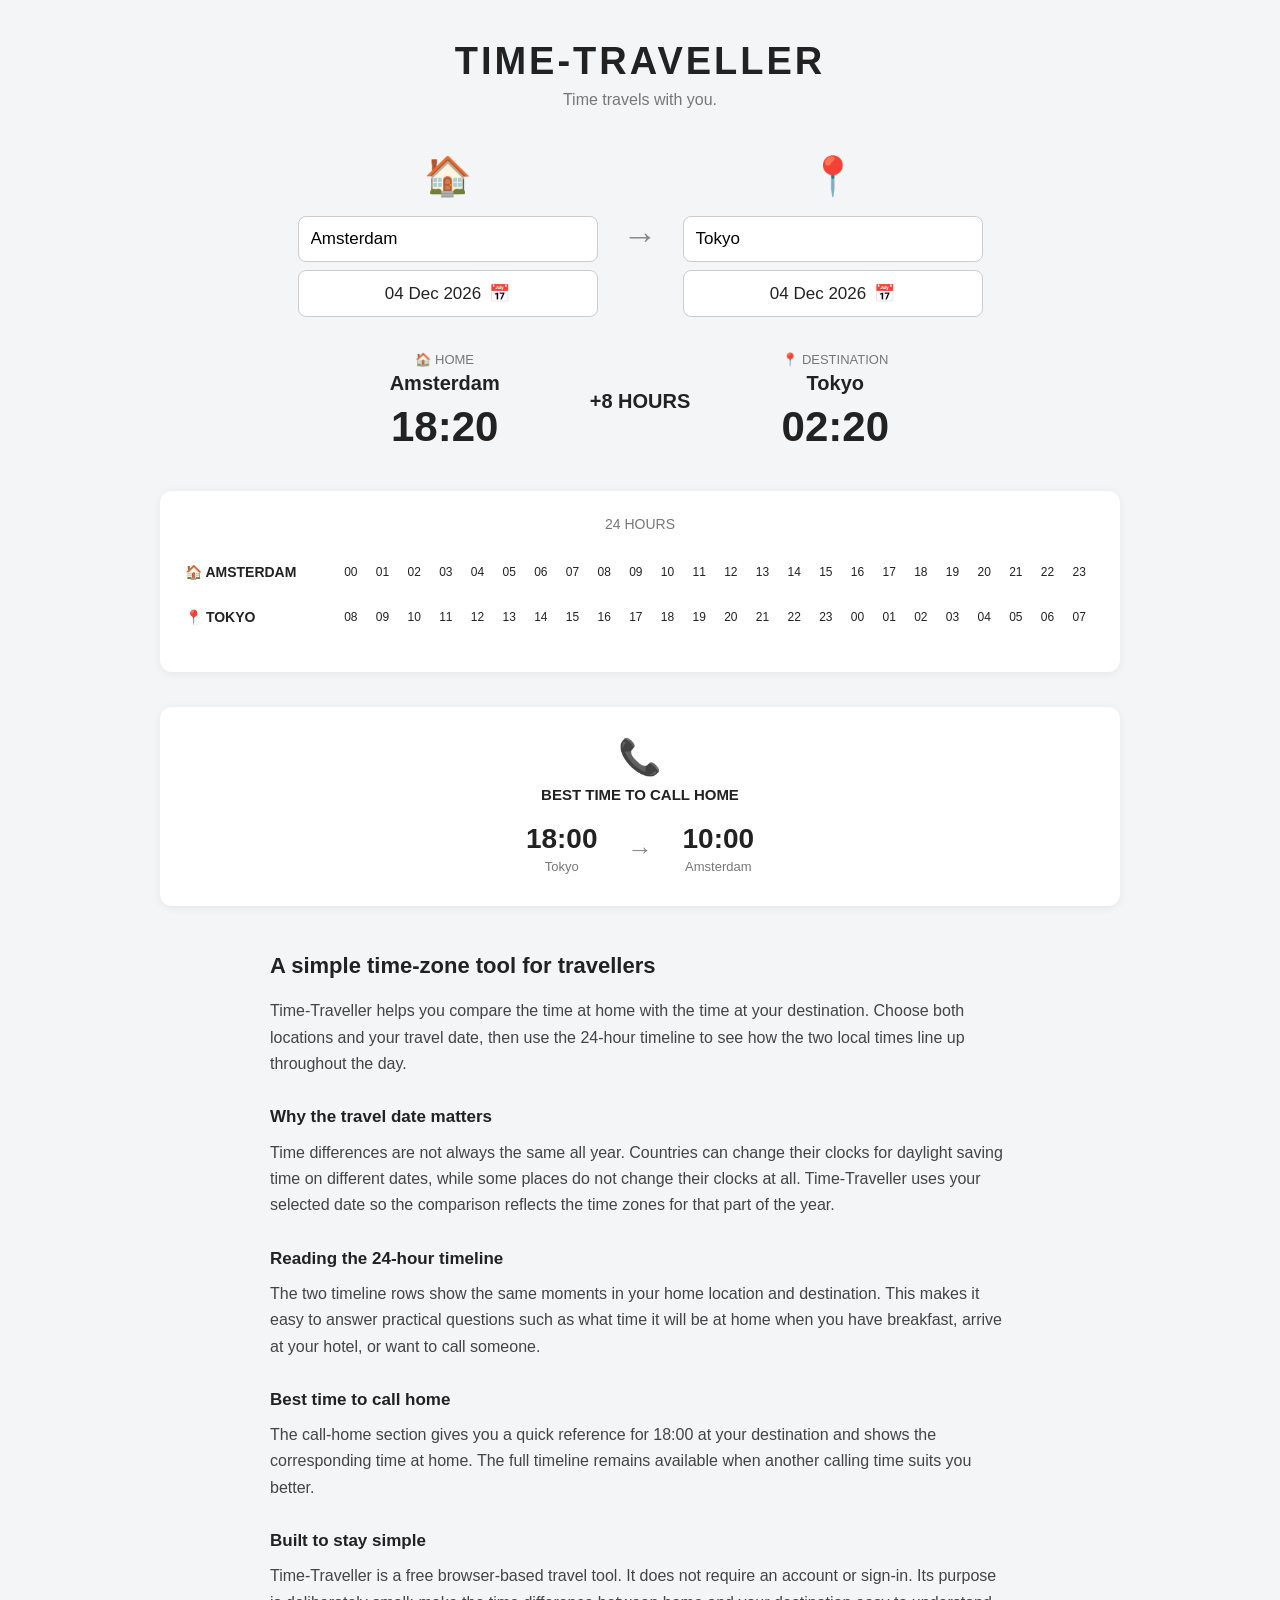
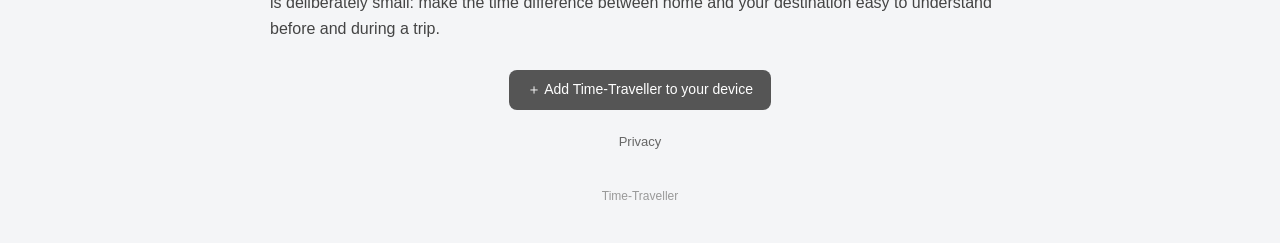
<file: index.html>
<!DOCTYPE html>
<html lang="en">

<head>
    <meta charset="UTF-8">
    <meta name="viewport" content="width=device-width, initial-scale=1.0">

    <title>Time-Traveller | Time Difference & Travel Time Zone Tool</title>
    <meta name="description" content="Compare time zones between home and your travel destination. Check the time difference for your travel date, view a 24-hour timeline, and find a good time to call home.">
    <meta name="robots" content="index, follow">
    <meta name="theme-color" content="#f4f5f7">

    <link rel="canonical" href="https://itimetraveller.com/">

    <meta property="og:type" content="website">
    <meta property="og:title" content="Time-Traveller | Time Difference & Travel Time Zone Tool">
    <meta property="og:description" content="Compare home and destination time zones for your travel date with a simple 24-hour timeline.">
    <meta property="og:url" content="https://itimetraveller.com/">
    <meta property="og:site_name" content="Time-Traveller">

    <meta name="twitter:card" content="summary">
    <meta name="twitter:title" content="Time-Traveller | Time Difference & Travel Time Zone Tool">
    <meta name="twitter:description" content="Compare home and destination time zones for your travel date with a simple 24-hour timeline.">

    <link rel="manifest" href="manifest.webmanifest">
    <link rel="stylesheet" href="style.css">
    <script async src="https://pagead2.googlesyndication.com/pagead/js/adsbygoogle.js?client=ca-pub-6688857259393656"
        crossorigin="anonymous"></script>
</head>

<body>

    <main class="container">

        <header>
            <h1>TIME-TRAVELLER</h1>
            <p>Time travels with you.</p>
        </header>

        <section class="locations">

            <div class="location home">
                <div class="icon">🏠</div>

                <input type="text" id="homeCity"
                       placeholder="Home" autocomplete="off">
                <div class="city-suggestions" id="homeSuggestions"></div>

                <div class="date-picker">
        <button type="button" class="date-display" id="homeDateDisplay"><span class="date-text">16 Sep 2026</span><span class="calendar-icon">📅</span></button>
        <input type="date" id="homeDate" class="native-date">
    </div>
            </div>

            <div class="arrow">→</div>

            <div class="location destination">
                <div class="icon">📍</div>

                <input type="text" id="destinationCity"
                       placeholder="Destination" autocomplete="off">
                <div class="city-suggestions" id="destinationSuggestions"></div>

                <div class="date-picker">
        <button type="button" class="date-display" id="destinationDateDisplay"><span class="date-text">16 Sep 2026</span><span class="calendar-icon">📅</span></button>
        <input type="date" id="destinationDate" class="native-date">
    </div>
            </div>

        </section>

        <section class="times">

            <div class="time-box">
                <div class="small-label">🏠 HOME</div>
                <div class="city-name" id="homeName">Amsterdam</div>
                <div class="time" id="homeTime">--:--</div>
            </div>

            <div class="difference" id="timeDifference">-- HOURS</div>

            <div class="time-box">
                <div class="small-label">📍 DESTINATION</div>
                <div class="city-name" id="destinationName">Tokyo</div>
                <div class="time" id="destinationTime">--:--</div>
            </div>

        </section>

        <section class="timeline">

            <div class="timeline-title">24 HOURS</div>

            <div class="timeline-row">
                <div class="timeline-label">
                    🏠 <span id="timelineHomeName">AMSTERDAM</span>
                </div>
                <div class="hours" id="homeHours"></div>
            </div>

            <div class="timeline-row">
                <div class="timeline-label">
                    📍 <span id="timelineDestinationName">TOKYO</span>
                </div>
                <div class="hours" id="destinationHours"></div>
            </div>

        </section>

        <section class="call">

            <div class="call-icon">📞</div>

            <div class="call-title">BEST TIME TO CALL HOME</div>

            <div class="call-times">
                <div>
                    <strong id="callDestinationTime">18:00</strong>
                    <span id="callDestinationName">Tokyo</span>
                </div>

                <div class="call-arrow">→</div>

                <div>
                    <strong id="callHomeTime">--:--</strong>
                    <span id="callHomeName">Amsterdam</span>
                </div>
            </div>

        </section>

        <section class="travel-info" aria-labelledby="about-time-traveller">
            <h2 id="about-time-traveller">A simple time-zone tool for travellers</h2>
            <p>Time-Traveller helps you compare the time at home with the time at your destination. Choose both locations and your travel date, then use the 24-hour timeline to see how the two local times line up throughout the day.</p>

            <h3>Why the travel date matters</h3>
            <p>Time differences are not always the same all year. Countries can change their clocks for daylight saving time on different dates, while some places do not change their clocks at all. Time-Traveller uses your selected date so the comparison reflects the time zones for that part of the year.</p>

            <h3>Reading the 24-hour timeline</h3>
            <p>The two timeline rows show the same moments in your home location and destination. This makes it easy to answer practical questions such as what time it will be at home when you have breakfast, arrive at your hotel, or want to call someone.</p>

            <h3>Best time to call home</h3>
            <p>The call-home section gives you a quick reference for 18:00 at your destination and shows the corresponding time at home. The full timeline remains available when another calling time suits you better.</p>

            <h3>Built to stay simple</h3>
            <p>Time-Traveller is a free browser-based travel tool. It does not require an account or sign-in. Its purpose is deliberately small: make the time difference between home and your destination easy to understand before and during a trip.</p>
        </section>

        <div class="install-area">
            <button type="button" id="installButton" class="install-button">
                ＋ Add Time-Traveller to your device
            </button>
        </div>

        <nav class="site-links" aria-label="Site information">
            <a href="privacy.html">Privacy</a>
        </nav>

        <footer>Time-Traveller</footer>

    </main>

    <script src="main.js"></script>
</body>
</html>
</file>
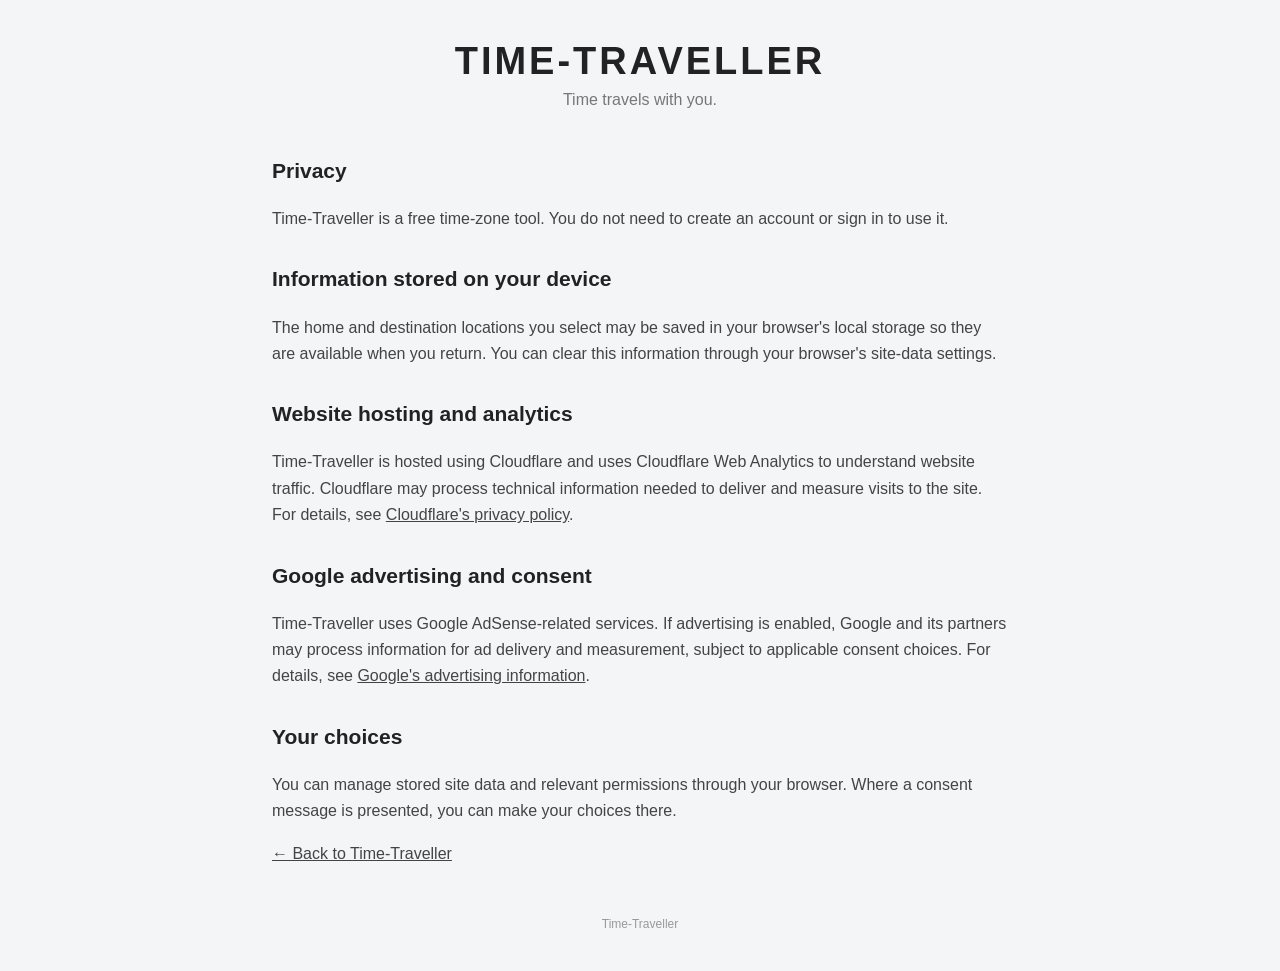
<file: privacy.html>
<!DOCTYPE html>
<html lang="en">
<head>
    <meta charset="UTF-8">
    <meta name="viewport" content="width=device-width, initial-scale=1.0">
    <title>Privacy | Time-Traveller</title>
    <meta name="description" content="Privacy information for the Time-Traveller time-zone tool.">
    <meta name="robots" content="index, follow">
    <meta name="theme-color" content="#f4f5f7">
    <link rel="canonical" href="https://itimetraveller.com/privacy.html">
    <link rel="stylesheet" href="style.css">
    <script async src="https://pagead2.googlesyndication.com/pagead/js/adsbygoogle.js?client=ca-pub-6688857259393656" crossorigin="anonymous"></script>
</head>
<body>
<main class="container">
    <header><h1>TIME-TRAVELLER</h1><p>Time travels with you.</p></header>
    <article class="privacy-page">
        <h2>Privacy</h2>
        <p>Time-Traveller is a free time-zone tool. You do not need to create an account or sign in to use it.</p>
        <h2>Information stored on your device</h2>
        <p>The home and destination locations you select may be saved in your browser's local storage so they are available when you return. You can clear this information through your browser's site-data settings.</p>
        <h2>Website hosting and analytics</h2>
        <p>Time-Traveller is hosted using Cloudflare and uses Cloudflare Web Analytics to understand website traffic. Cloudflare may process technical information needed to deliver and measure visits to the site. For details, see <a href="https://www.cloudflare.com/privacypolicy/" rel="noopener noreferrer">Cloudflare's privacy policy</a>.</p>
        <h2>Google advertising and consent</h2>
        <p>Time-Traveller uses Google AdSense-related services. If advertising is enabled, Google and its partners may process information for ad delivery and measurement, subject to applicable consent choices. For details, see <a href="https://policies.google.com/technologies/ads" rel="noopener noreferrer">Google's advertising information</a>.</p>
        <h2>Your choices</h2>
        <p>You can manage stored site data and relevant permissions through your browser. Where a consent message is presented, you can make your choices there.</p>
        <p><a href="/">← Back to Time-Traveller</a></p>
    </article>
    <footer>Time-Traveller</footer>
</main>
</body>
</html>
</file>
<file: style.css>
/* --------------------------------
   BASIC
-------------------------------- */

* {
    box-sizing: border-box;
}

body {
    margin: 0;
    font-family: Arial, sans-serif;
    background: #f4f5f7;
    color: #222;
}

.container {
    width: 100%;
    max-width: 1000px;
    margin: 0 auto;
    padding: 40px 20px;
}


/* --------------------------------
   HEADER
-------------------------------- */

header {
    text-align: center;
    margin-bottom: 45px;
}

header h1 {
    margin: 0;
    font-size: 38px;
    letter-spacing: 3px;
}

header p {
    margin-top: 8px;
    color: #777;
    font-size: 16px;
}


/* --------------------------------
   LOCATIONS
-------------------------------- */

.locations {
    display: flex;
    align-items: center;
    justify-content: center;
    gap: 25px;
    margin-bottom: 35px;
}

.location {
    width: 300px;
    text-align: center;
}

.icon {
    font-size: 38px;
    margin-bottom: 10px;
}

select,
input {
    width: 100%;
    padding: 12px;
    margin-top: 8px;
    font-size: 17px;
    border: 1px solid #ccc;
    border-radius: 8px;
    background: white;
}

input.invalid {
    border-color: #b00020;
}

.arrow {
    font-size: 35px;
    color: #888;
}


/* --------------------------------
   TIMES
-------------------------------- */

.times {
    display: flex;
    align-items: center;
    justify-content: center;
    gap: 35px;
    margin-bottom: 40px;
}

.time-box {
    text-align: center;
    min-width: 220px;
}

.small-label {
    font-size: 13px;
    color: #777;
    margin-bottom: 5px;
}

.city-name {
    font-size: 20px;
    font-weight: bold;
    margin-bottom: 8px;
}

.time {
    font-size: 42px;
    font-weight: bold;
}

.difference {
    font-size: 20px;
    font-weight: bold;
    white-space: nowrap;
}


/* --------------------------------
   TIMELINE
-------------------------------- */

.timeline {
    background: white;
    border-radius: 12px;
    padding: 25px;
    box-shadow: 0 2px 10px rgba(0,0,0,0.06);
    margin-bottom: 35px;
}

.timeline-title {
    text-align: center;
    font-size: 14px;
    color: #777;
    margin-bottom: 25px;
}

.timeline-row {
    display: grid;
    grid-template-columns: 150px 1fr;
    align-items: center;
    margin-bottom: 15px;
}

.timeline-label {
    font-weight: bold;
    font-size: 14px;
}

.hours {
    display: grid;
    grid-template-columns: repeat(24, 1fr);
    text-align: center;
}

.hour {
    padding: 8px 2px;
    font-size: 12px;
}


/* --------------------------------
   CALL
-------------------------------- */

.call {
    text-align: center;
    background: white;
    border-radius: 12px;
    padding: 30px;
    box-shadow: 0 2px 10px rgba(0,0,0,0.06);
}

.call-icon {
    font-size: 35px;
    margin-bottom: 8px;
}

.call-title {
    font-size: 15px;
    font-weight: bold;
    margin-bottom: 20px;
}

.call-times {
    display: flex;
    justify-content: center;
    align-items: center;
    gap: 30px;
    font-size: 18px;
}

.call-times strong {
    display: block;
    font-size: 28px;
}

.call-times span {
    color: #777;
    font-size: 13px;
}

.call-arrow {
    font-size: 25px;
    color: #888;
}


/* --------------------------------
   FOOTER
-------------------------------- */

footer {
    text-align: center;
    margin-top: 40px;
    color: #999;
    font-size: 12px;
}


/* --------------------------------
   MOBILE
-------------------------------- */

@media (max-width: 700px) {

    .container {
        padding: 25px 12px;
    }

    header h1 {
        font-size: 28px;
    }

    .locations {
        flex-direction: column;
        gap: 10px;
    }

    .location {
        width: 100%;
        max-width: 320px;
    }

    .arrow {
        transform: rotate(90deg);
        font-size: 25px;
    }

    .times {
        flex-direction: column;
        gap: 15px;
    }

    .time-box {
        min-width: 0;
    }

    .time {
        font-size: 36px;
    }

    .difference {
        font-size: 17px;
    }

    .timeline {
        padding: 15px 10px;
        overflow-x: visible;
    }

    .timeline-row {
        display: block;
        margin-bottom: 22px;
    }

    .timeline-label {
        margin-bottom: 10px;
        text-align: left;
    }

    .hours {
        min-width: 0;
        grid-template-columns: repeat(12, 1fr);
        row-gap: 8px;
    }

    .hour {
        padding: 5px 0;
        font-size: 11px;
    }

    .call-times {
        gap: 15px;
    }
}


/* --------------------------------
   DATE DISPLAY
   Unambiguous international format: 16 Sep 2026
-------------------------------- */

.date-picker {
    position: relative;
    width: 100%;
    margin-top: 8px;
}

.date-display {
    width: 100%;
    padding: 12px;
    font: inherit;
    font-size: 17px;
    color: #222;
    text-align: center;
    border: 1px solid #ccc;
    border-radius: 8px;
    background: white;
    cursor: pointer;
}

.date-display:hover {
    border-color: #aaa;
}

.native-date {
    position: absolute;
    inset: 0;
    width: 100%;
    height: 100%;
    margin: 0;
    opacity: 0;
    pointer-events: none;
}


.calendar-icon {
    margin-left: 8px;
}


/* --------------------------------
   CITY AUTOCOMPLETE
-------------------------------- */

.location {
    position: relative;
}

.city-suggestions {
    display: none;
    position: absolute;
    left: 0;
    right: 0;
    z-index: 20;
    max-height: 240px;
    overflow-y: auto;
    text-align: left;
    background: white;
    border: 1px solid #ccc;
    border-top: 0;
    border-radius: 0 0 8px 8px;
    box-shadow: 0 5px 12px rgba(0,0,0,0.08);
}

.city-suggestions.open {
    display: block;
}

.city-suggestion {
    padding: 10px 12px;
    cursor: pointer;
    font-size: 16px;
}

.city-suggestion:hover,
.city-suggestion:focus {
    background: #f4f5f7;
    outline: none;
}


/* --------------------------------
   ADD TO DEVICE
-------------------------------- */

.install-area {
    text-align: center;
    margin-top: 28px;
}

.install-button {
    padding: 11px 18px;
    font: inherit;
    font-size: 14px;
    color: white;
    background: #555;
    border: 0;
    border-radius: 8px;
    cursor: pointer;
}

.install-button:hover {
    background: #444;
}

.install-button:focus-visible {
    outline: 2px solid #222;
    outline-offset: 3px;
}

/* --------------------------------
   TRAVEL INFORMATION
-------------------------------- */

.travel-info,
.privacy-note {
    max-width: 760px;
    margin: 42px auto 0;
    padding: 0 10px;
    line-height: 1.65;
    color: #444;
}

.travel-info h2,
.privacy-note h2 {
    margin: 0 0 14px;
    color: #222;
    font-size: 22px;
}

.travel-info h3 {
    margin: 26px 0 8px;
    color: #222;
    font-size: 17px;
}

.travel-info p,
.privacy-note p {
    margin: 0 0 14px;
}

.site-links {
    margin-top: 24px;
    text-align: center;
    font-size: 13px;
}

.site-links a {
    color: #666;
    text-decoration: none;
}

.site-links a:hover {
    text-decoration: underline;
}

.site-links span {
    margin: 0 8px;
    color: #aaa;
}

.privacy-note {
    padding-top: 22px;
    border-top: 1px solid #ddd;
    font-size: 13px;
    color: #666;
}

.privacy-note h2 {
    font-size: 17px;
}

@media (max-width: 700px) {
    .travel-info,
    .privacy-note {
        margin-top: 34px;
        padding: 0 4px;
    }

    .travel-info h2 {
        font-size: 20px;
    }
}

/* Standalone privacy page */
.privacy-page { max-width: 760px; margin: 36px auto 50px; padding: 0 12px; line-height: 1.65; color: #444; }
.privacy-page h2 { font-size: 21px; margin-top: 30px; color: #222; }
.privacy-page a { color: #444; }
</file>
